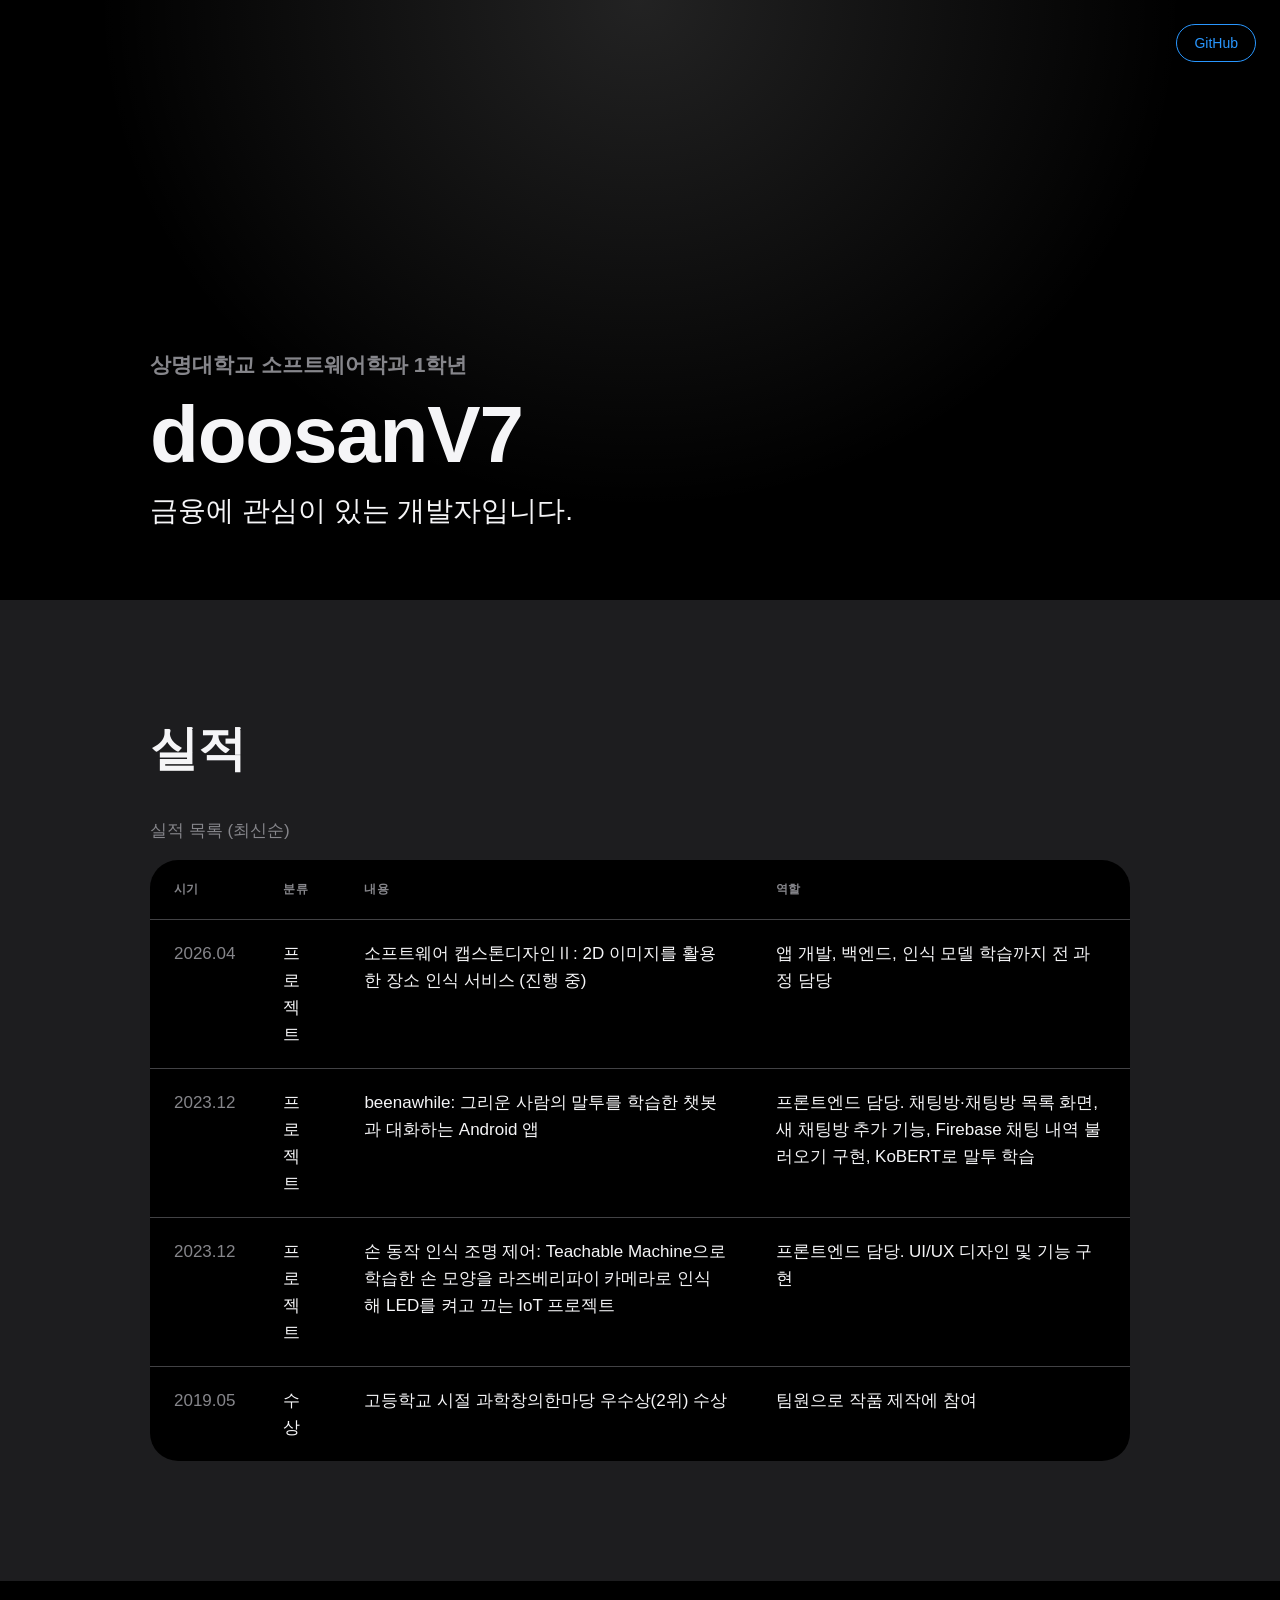
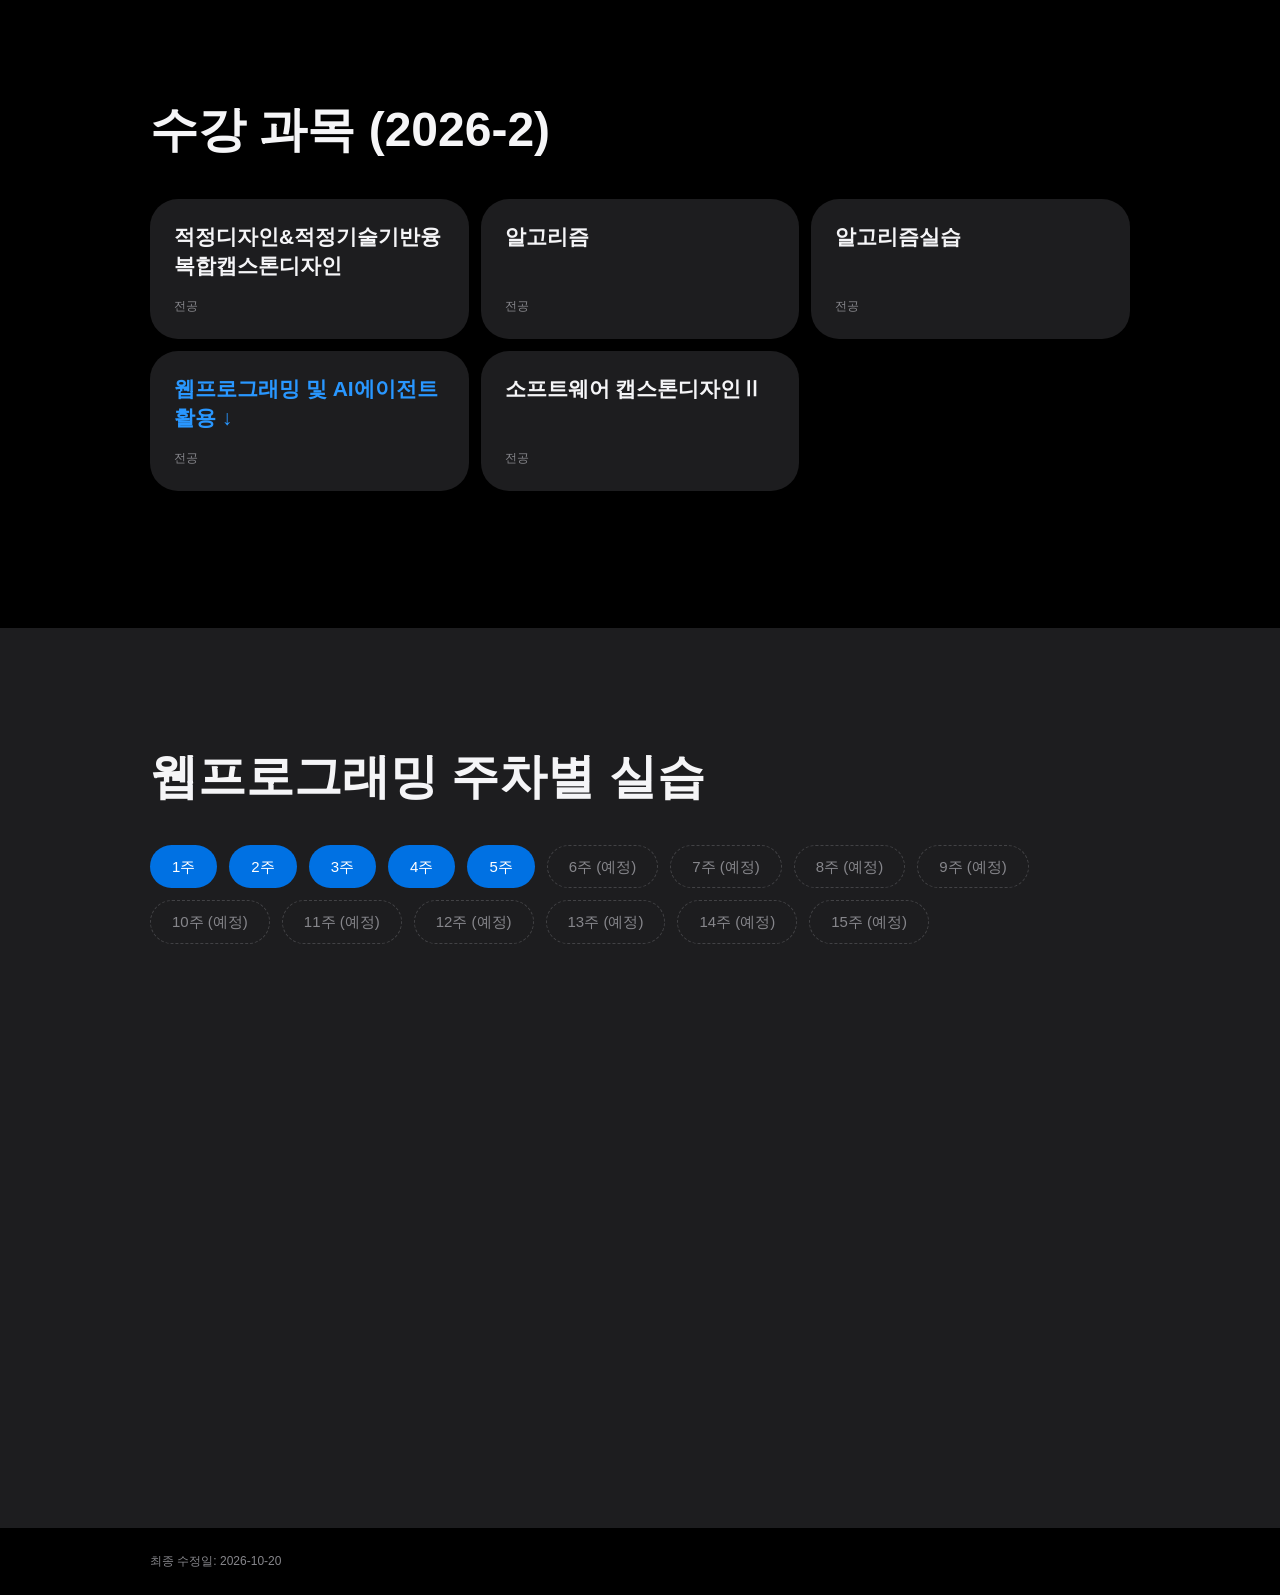
<file: index.html>
<!DOCTYPE html>
<html lang="ko">
<head>
    <meta charset="UTF-8">
    <meta name="viewport" content="width=device-width, initial-scale=1.0">
    <title>doosanV7 | 이력서</title>
    <link rel="stylesheet" href="css/style.css">
</head>
<body>
    <!-- F-01 소개, F-02 연락 채널 -->
    <header class="site-header">
        <div class="intro">
            <h1>doosanV7</h1>
            <p class="affiliation">상명대학교 소프트웨어학과 1학년</p>
            <p class="tagline">금융에 관심이 있는 개발자입니다.</p>
        </div>
        <nav aria-label="연락 채널">
            <a href="https://github.com/LockDoWN-IN">GitHub</a>
        </nav>
    </header>

    <main>
        <!-- F-03 실적 목록: 표, 최신순 -->
        <section id="achievements" aria-labelledby="achievements-title">
            <h2 id="achievements-title">실적</h2>
            <table>
                <caption>실적 목록 (최신순)</caption>
                <thead>
                    <tr>
                        <th scope="col">시기</th>
                        <th scope="col">분류</th>
                        <th scope="col">내용</th>
                        <th scope="col">역할</th>
                    </tr>
                </thead>
                <tbody>
                    <tr>
                        <td>2026.04</td>
                        <td>프로젝트</td>
                        <td>소프트웨어 캡스톤디자인Ⅱ: 2D 이미지를 활용한 장소 인식 서비스 (진행 중)</td>
                        <td>앱 개발, 백엔드, 인식 모델 학습까지 전 과정 담당</td>
                    </tr>
                    <tr>
                        <td>2023.12</td>
                        <td>프로젝트</td>
                        <td>beenawhile: 그리운 사람의 말투를 학습한 챗봇과 대화하는 Android 앱 </td>
                        <td>프론트엔드 담당. 채팅방·채팅방 목록 화면, 새 채팅방 추가 기능, Firebase 채팅 내역 불러오기 구현, KoBERT로 말투 학습 </td>
                    </tr>
                    <tr>
                        <td>2023.12</td>
                        <td>프로젝트</td>
                        <td>손 동작 인식 조명 제어: Teachable Machine으로 학습한 손 모양을 라즈베리파이 카메라로 인식해 LED를 켜고 끄는 IoT 프로젝트 </td>
                        <td>프론트엔드 담당. UI/UX 디자인 및 기능 구현</td>
                    </tr>
                    <tr>
                        <td>2019.05</td>
                        <td>수상</td>
                        <td>고등학교 시절 과학창의한마당 우수상(2위) 수상</td>
                        <td>팀원으로 작품 제작에 참여</td>
                    </tr>
                </tbody>
            </table>
        </section>

        <!-- F-04 수강과목 -->
        <section id="courses" aria-labelledby="courses-title">
            <h2 id="courses-title">수강 과목 (2026-2)</h2>
            <ul class="course-list">
                <li>적정디자인&amp;적정기술기반융복합캡스톤디자인 <span class="course-type">전공</span></li>
                <li>알고리즘 <span class="course-type">전공</span></li>
                <li>알고리즘실습 <span class="course-type">전공</span></li>
                <li><a href="#weekly">웹프로그래밍 및 AI에이전트활용</a> <span class="course-type">전공</span></li>
                <li>소프트웨어 캡스톤디자인Ⅱ <span class="course-type">전공</span></li>
            </ul>
        </section>

        <!-- F-05 본 과목 주차별 링크 -->
        <section id="weekly" aria-labelledby="weekly-title">
            <h2 id="weekly-title">웹프로그래밍 주차별 실습</h2>
            <ol class="week-list">
                <li class="done"><a href="w1/doc.01.html">1주</a></li>
                <li class="done"><a href="w2/webimgtest/2.html">2주</a></li>
                <li class="done"><a href="w3/index.html">3주</a></li>
                <li class="done"><a href="w4/doc04.html">4주</a></li>
                <li class="done"><a href="w5/doc.05.html">5주</a></li>
                <li class="planned">6주 (예정)</li>
                <li class="planned">7주 (예정)</li>
                <li class="planned">8주 (예정)</li>
                <li class="planned">9주 (예정)</li>
                <li class="planned">10주 (예정)</li>
                <li class="planned">11주 (예정)</li>
                <li class="planned">12주 (예정)</li>
                <li class="planned">13주 (예정)</li>
                <li class="planned">14주 (예정)</li>
                <li class="planned">15주 (예정)</li>
            </ol>
        </section>
    </main>

    <!-- F-06 최종 수정일 -->
    <footer class="site-footer">
        <p>최종 수정일: <time datetime="2026-10-20">2026-10-20</time></p>
    </footer>
</body>
</html>
</file>
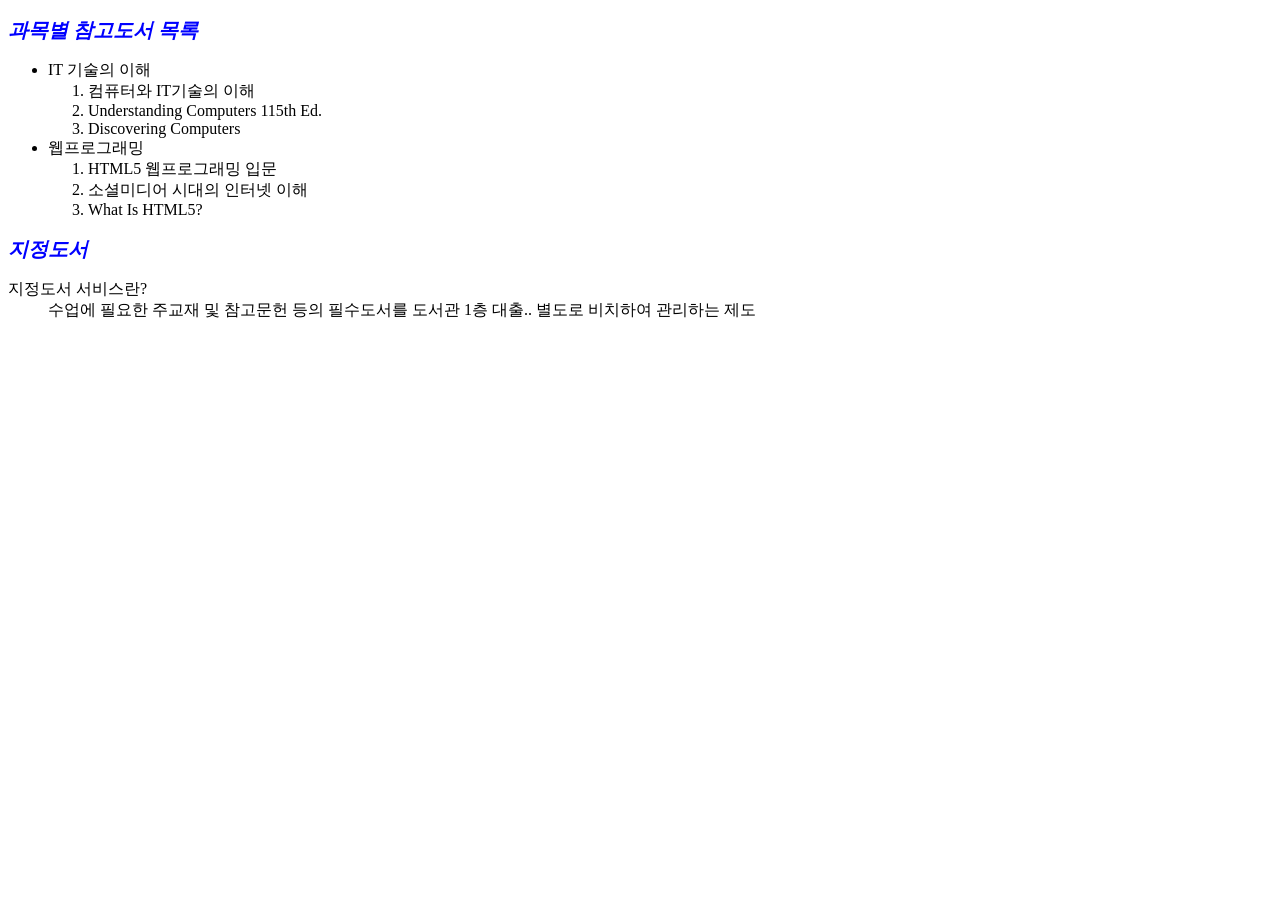
<file: w3/index.html>
<!DOCTYPE html>
<html>
    <head>
        <meta charset="UTF-8">
        <style type="text/css">
            h2 {
                font-size: 20px;
                font-style: italic;
                color: blue;
            }
            
        </style>
    </head>
    <body>
        <h2>과목별 참고도서 목록</h2>
        <ul>
            <li>IT 기술의 이해</li>
            <ol>
                <li>컴퓨터와 IT기술의 이해</li>
                <li>Understanding Computers 115th Ed.</li>
                <li>Discovering Computers</li>
            </ol>
            <li>웹프로그래밍</li>
            <ol>
                <li>HTML5 웹프로그래밍 입문</li>
                <li>소셜미디어 시대의 인터넷 이해</li>
                <li> What Is HTML5?</li>
            </ol>
        </ul>
        <h2>지정도서</h2>
        <dl>
            <dt>지정도서 서비스란?</dt>
            <dd>수업에 필요한 주교재 및 참고문헌 등의 필수도서를 도서관 1층 대출..
                별도로 비치하여 관리하는 제도</dd>
        </dl>
    </body>
</html>
</file>
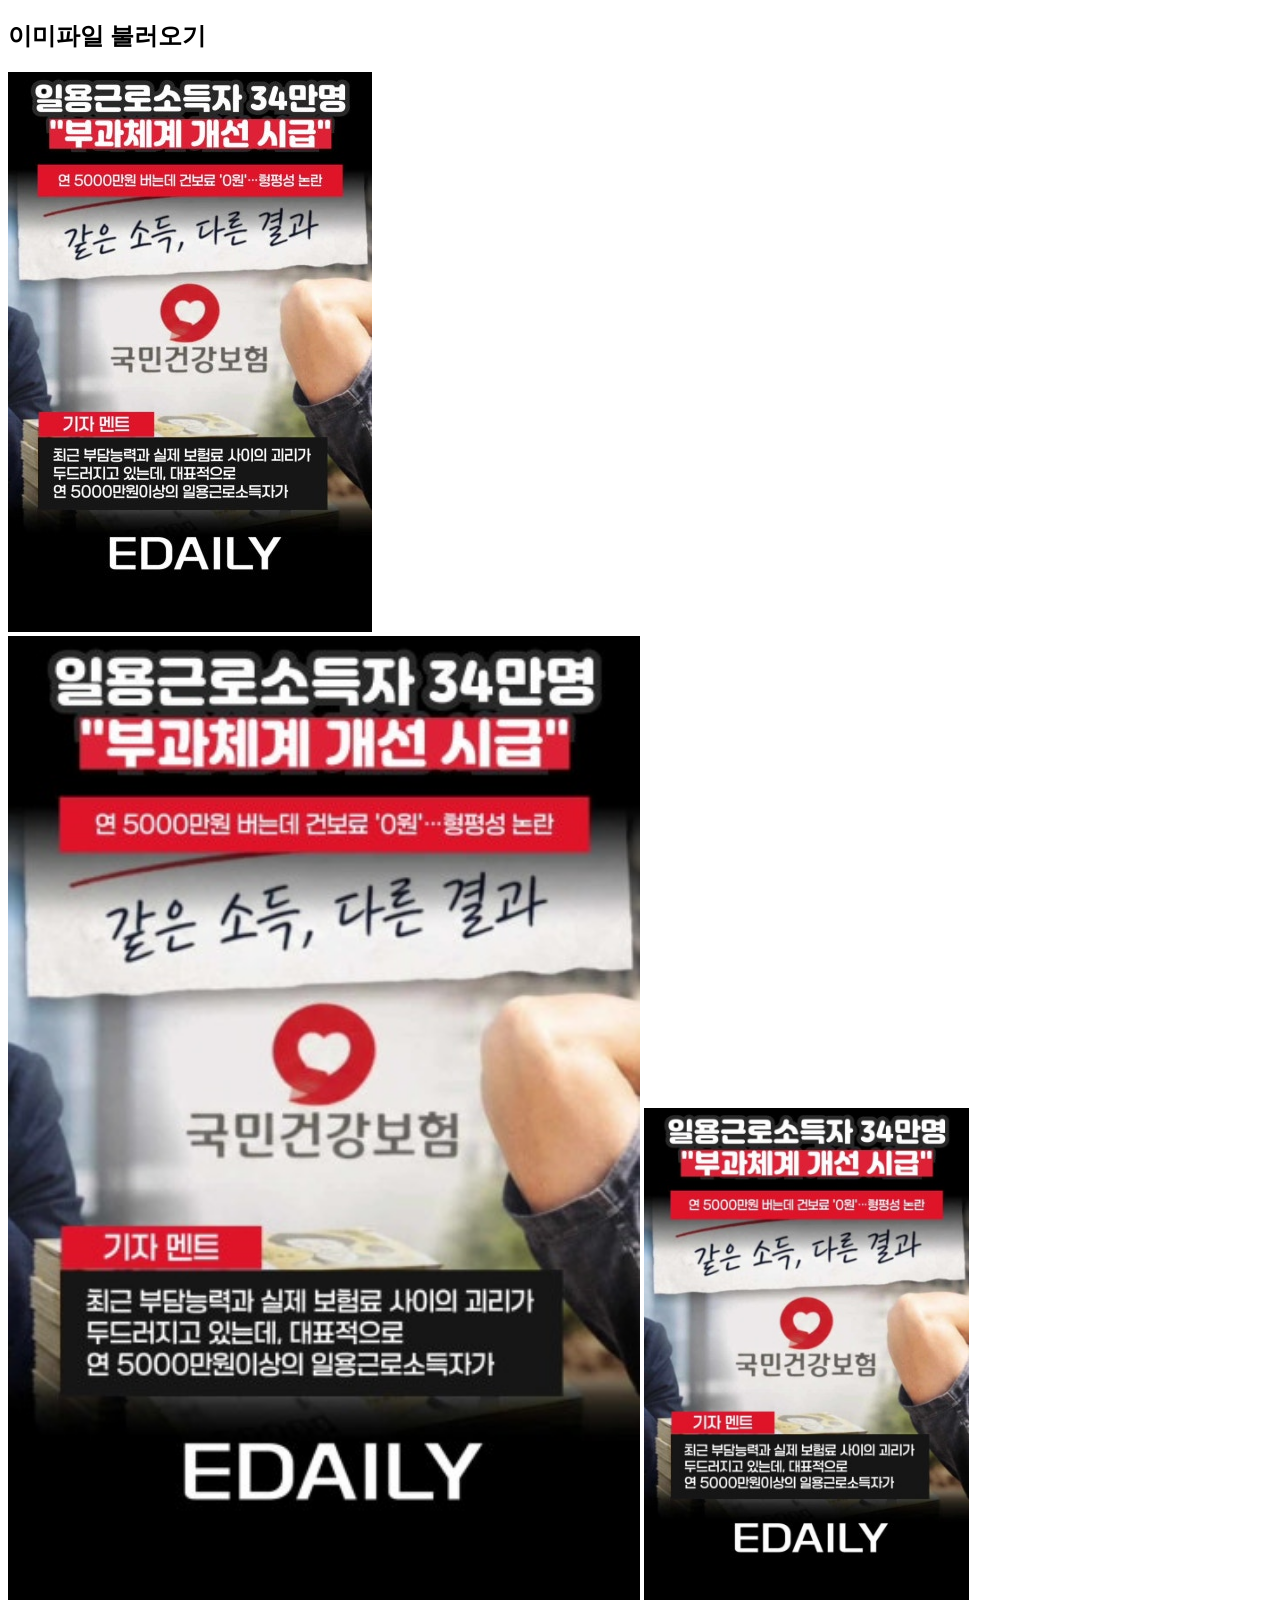
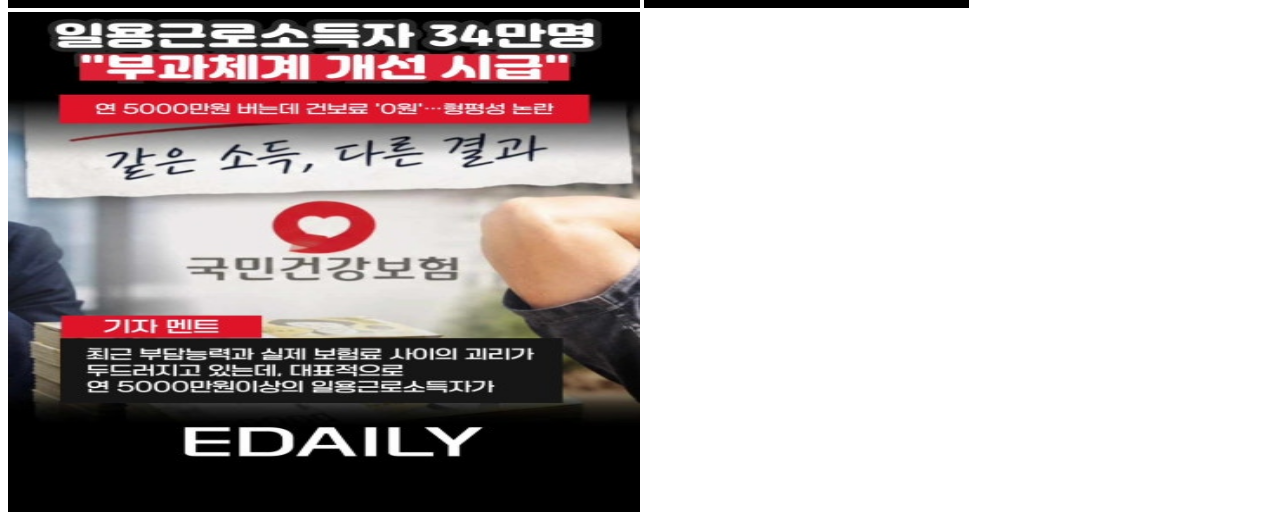
<file: w2/webimgtest/index.html>
<!DOCTYPE html>
<html lang="ko">
<head>
    <meta charset="UTF-8">
    <meta name="viewport" content="width=device-width, initial-scale=1.0">
    <title>Document</title>
    <link rel="stylesheet" href="style.css">
</head>
<body>
    <h2>이미파일 불러오기</h2>
    <img src="img1.jpg" alt="이미지가 있어야햇어"><br>
    <img src="img1.jpg" width="50%">
    <img src="img1.jpg" height="500px">
    <img src="img1.jpg" width="50%" height="500px">

</body>
</html>
</file>
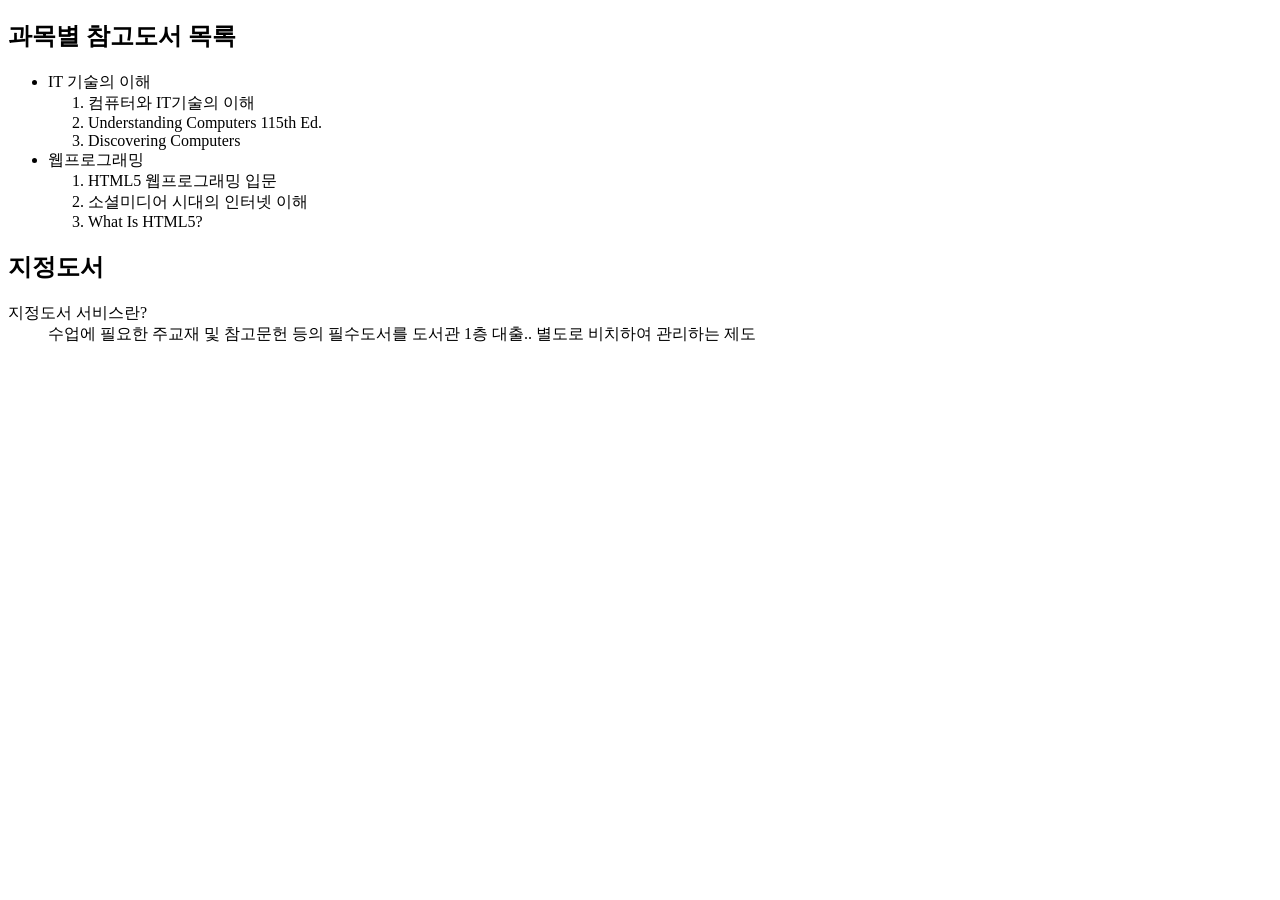
<file: index1.html>
<!DOCTYPE html>
<html>
    <head>
        <meta charset="UTF-8">
    </head>
    <body>
        <h2>과목별 참고도서 목록</h2>
        <ul>
            <li>IT 기술의 이해</li>
            <ol>
                <li>컴퓨터와 IT기술의 이해</li>
                <li>Understanding Computers 115th Ed.</li>
                <li>Discovering Computers</li>
            </ol>
            <li>웹프로그래밍</li>
            <ol>
                <li>HTML5 웹프로그래밍 입문</li>
                <li>소셜미디어 시대의 인터넷 이해</li>
                <li> What Is HTML5?</li>
            </ol>
        </ul>
        <h2>지정도서</h2>
        <dl>
            <dt>지정도서 서비스란?</dt>
            <dd>수업에 필요한 주교재 및 참고문헌 등의 필수도서를 도서관 1층 대출..
                별도로 비치하여 관리하는 제도</dd>
        </dl>
    </body>
</html>
</file>
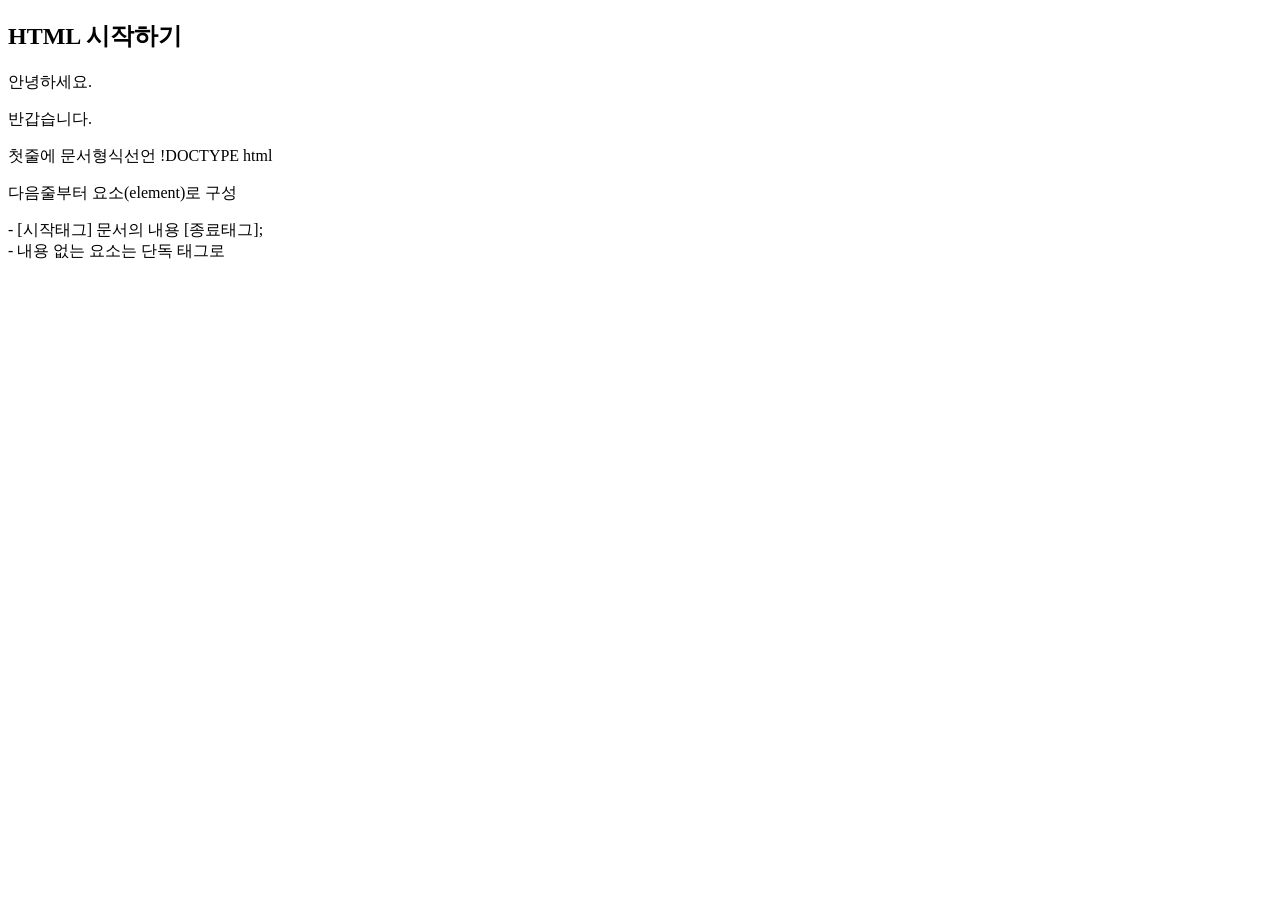
<file: w1/doc.01.html>
<!doctype html>
<html>
<head>
  <title>doosanV7</title>
  <meta charset="utf-8">
</head>
<body>
  <h2>HTML 시작하기</h2>
  <p>안녕하세요.</p>
  <p>반갑습니다.</p>
  <p>첫줄에 문서형식선언 !DOCTYPE html</p>
  <p>다음줄부터 요소(element)로 구성</p>
  <p>- [시작태그] 문서의 내용 [종료태그];
  <br>- 내용 없는 요소는 단독 태그로</p>
</body>
</html>
</file>
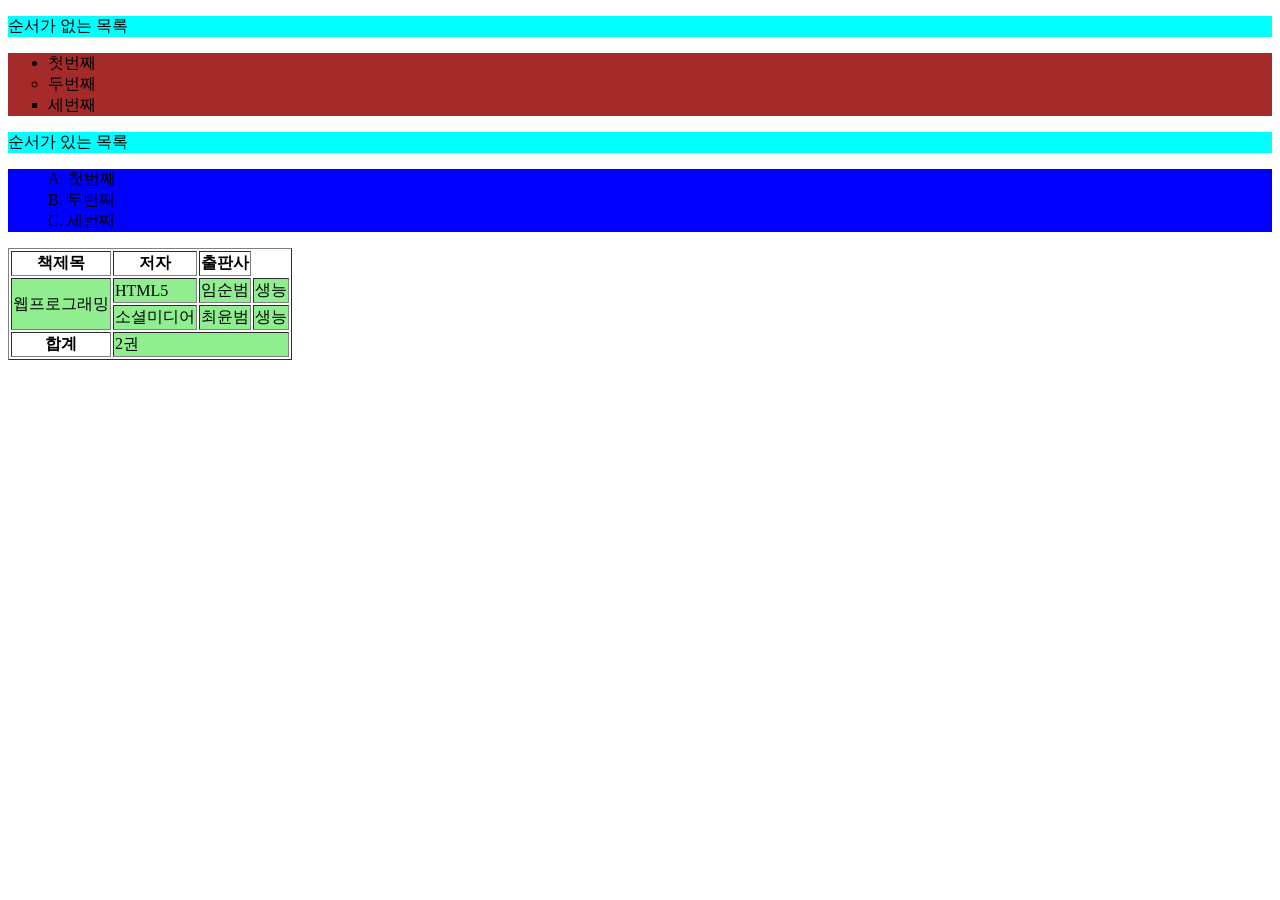
<file: w4/doc04.html>
<!DOCTYPE html>
<html lang="ko">
<head>
    <meta charset="UTF-8">
    <style type="text/css">
        ol li{list-style-type: upper-alpha;}
        ol{list-style-position: inside;}
        li.kor{list-style-type: circle;}
        li.jpn{list-style-type: square;}
        #book {width:90%; border-spacing: 8px}
        p{background-color: aqua;}
        p:hover{background-color: yellow; transition: 0.5s;}
        ul{background-color: brown;}
        ol{background-color: blue;}
        td{background-color: lightgreen;}
    </style>
    <meta name="viewport" content="width=device-width, initial-scale=1.0">
    <title>Document</title>
</head>
<body>
    <p>순서가 없는 목록</p>
    <ul>
        <li class="usa">첫번째</li>
        <li class="kor">두번째</li>
        <li class="jpn">세번째</li>
    </ul>

    <p>순서가 있는 목록</p>
    <ol>
        <li>첫번째</li>
        <li>두번째</li>
        <li>세번째</li>
    </ol>
    <table border="1">
        <tr>
            <th>책제목</th>
            <th>저자</th>
            <th>출판사</th>
        </tr>
        <tr>
            <td rowspan="2">웹프로그래밍</td>
            <td>HTML5</td>
            <td>임순범</td>
            <td>생능</td>
        </tr>
        <tr>
            <td>소셜미디어</td>
            <td>최윤범</td>
            <td>생능</td>
        </tr>
        <tr border="1",id="book">
            <th>합계</th>
            <td colspan="3">2권</td>
        </tr>
    </table>
</body>
</head>
</html>
</file>
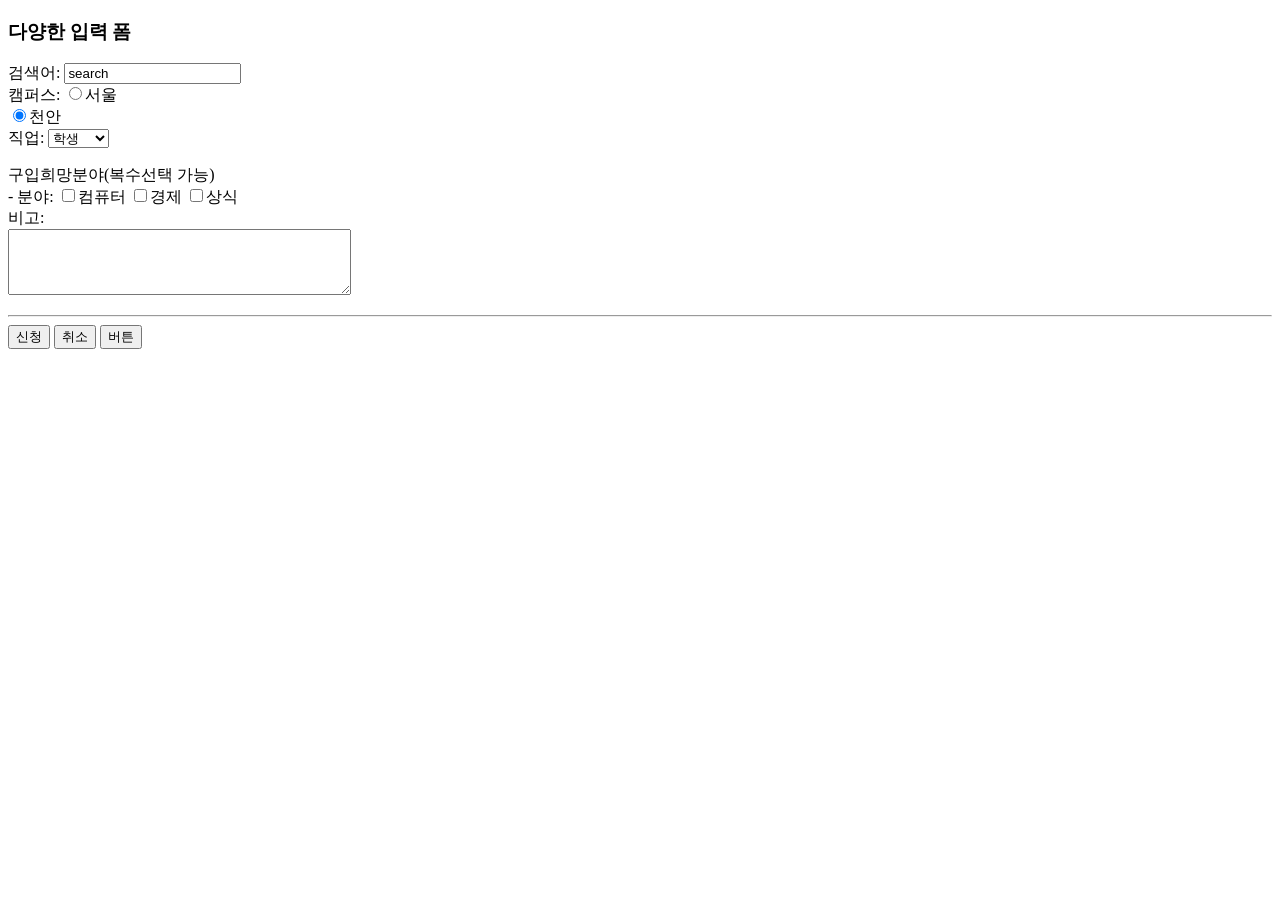
<file: w5/doc.05.html>
<!DOCTYPE html>
<html>
<head>
    <meta charset="UTF-8">
</head>

<body>
    <h3>다양한 입력 폼</h3>
    <form method="get" action="lib.smu.ac.kr">
        검색어: <input type="text" name="q" value="search"/><br>
        캠퍼스: <input type="radio" name="campuscode" value="00"/>서울<br>
               <input type="radio" name="campuscode" value="01" checked/>천안<br>
        직업: <select name="job" size="1">
    <option>학생</option> <option>회사원</option>
    <option>공무원</option> <option>기타</option>
    </select>
    <p> 구입희망분야(복수선택 가능)<br>
    - 분야: <input type="checkbox" name="books" value="computer"/>컴퓨터
    <input type="checkbox" name="books" value="economy"/>경제
    <input type="checkbox" name="books" value="common"/>상식<br>
    비고: <br>
    <textarea name="comments" rows="4" cols="40"></textarea>
    </p> <hr>
    <input type="submit" value="신청"/>
    <input type="reset" value="취소"/>
    <input type="button" value="버튼"/>
    </form>
</body>
</file>
<file: css/style.css>
/* ============================================================
   디자인 토큰 — Apple iPhone 18 Pro 제품 페이지 톤 (Dark Showroom)
   ============================================================ */
:root {
    --color-bg: #000000;
    --color-bg-alt: #1d1d1f;
    --color-text: #f5f5f7;
    --color-text-muted: #86868b;
    --color-primary: #0071e3;
    --color-primary-hover: #0077ed;
    --color-link: #2997ff;
    --color-hairline: #424245;
    --font-base: -apple-system, BlinkMacSystemFont, "Apple SD Gothic Neo", "Malgun Gothic", "Helvetica Neue", Arial, sans-serif;

    --size-hero: 80px;
    --size-section: 48px;
    --size-eyebrow: 21px;
    --size-lead: 28px;
    --size-body: 17px;
    --size-small: 12px;

    --content-width: 980px;
    --section-pad-y: 120px;
    --section-pad-x: 24px;
    --radius-card: 28px;
    --radius-pill: 980px;
    --duration: 200ms;
}

* {
    box-sizing: border-box;
}

html {
    scroll-behavior: smooth;
}

@media (prefers-reduced-motion: reduce) {
    html {
        scroll-behavior: auto;
    }
}

body {
    margin: 0;
    font-family: var(--font-base);
    font-size: var(--size-body);
    font-weight: 400;
    line-height: 1.59;
    color: var(--color-text);
    background-color: var(--color-bg);
}

a {
    color: var(--color-link);
    text-decoration: none;
}

a:hover {
    text-decoration: underline;
}

a:focus-visible {
    outline: 2px solid var(--color-primary);
    outline-offset: 3px;
}

/* ============================================================
   header — F-01 소개, F-02 GitHub 링크
   ============================================================ */
.site-header {
    display: flex;
    flex-direction: column;
    justify-content: space-between;
    min-height: 600px;
    padding: 24px var(--section-pad-x) 72px;
    background-color: var(--color-bg);
    background-image: radial-gradient(ellipse at 50% 0%, rgba(245, 245, 247, 0.14), rgba(0, 0, 0, 0) 60%);
}

.site-header nav {
    order: -1;
    align-self: flex-end;
}

.site-header nav a {
    display: inline-block;
    padding: 7px 17px;
    border: 1px solid var(--color-link);
    border-radius: var(--radius-pill);
    font-size: 14px;
    transition: background-color var(--duration), color var(--duration);
}

.site-header nav a:hover {
    background-color: var(--color-link);
    color: var(--color-bg);
    text-decoration: none;
}

.intro {
    display: flex;
    flex-direction: column;
    width: 100%;
    max-width: var(--content-width);
    margin: 0 auto;
}

.affiliation {
    order: -1;
    margin: 0 0 8px;
    font-size: var(--size-eyebrow);
    font-weight: 600;
    color: var(--color-text-muted);
}

.site-header h1 {
    margin: 0;
    font-size: var(--size-hero);
    font-weight: 600;
    line-height: 1.15;
    letter-spacing: -0.015em;
}

.tagline {
    margin: 12px 0 0;
    font-size: var(--size-lead);
    line-height: 1.25;
}

/* ============================================================
   section 공통 — 검정 / 흑연색 교대
   ============================================================ */
main section {
    padding: var(--section-pad-y) var(--section-pad-x);
}

main section:nth-of-type(odd) {
    background-color: var(--color-bg-alt);
}

main section > * {
    max-width: var(--content-width);
    margin-left: auto;
    margin-right: auto;
}

main h2 {
    margin-top: 0;
    margin-bottom: 40px;
    font-size: var(--size-section);
    font-weight: 600;
    line-height: 1.19;
}

/* ============================================================
   F-03 실적 표 — 둥근 카드
   ============================================================ */
table {
    width: 100%;
    border-collapse: separate;
    border-spacing: 0;
    border-radius: var(--radius-card);
    background-color: var(--color-bg);
}

caption {
    caption-side: top;
    padding-bottom: 16px;
    text-align: left;
    color: var(--color-text-muted);
}

th,
td {
    padding: 20px 24px;
    text-align: left;
    vertical-align: top;
}

th {
    font-size: var(--size-small);
    font-weight: 600;
    letter-spacing: 0.02em;
    color: var(--color-text-muted);
    border-bottom: 1px solid var(--color-hairline);
}

tbody tr + tr td {
    border-top: 1px solid var(--color-hairline);
}

td:first-child {
    white-space: nowrap;
    color: var(--color-text-muted);
}

/* ============================================================
   F-04 수강 과목 — 카드 그리드
   ============================================================ */
.course-list {
    display: grid;
    grid-template-columns: repeat(auto-fill, minmax(280px, 1fr));
    gap: 12px;
    padding: 0;
    list-style: none;
}

.course-list li {
    display: flex;
    flex-direction: column;
    justify-content: space-between;
    gap: 16px;
    min-height: 140px;
    padding: 24px;
    border-radius: var(--radius-card);
    background-color: var(--color-bg-alt);
    font-size: 21px;
    font-weight: 600;
    line-height: 1.38;
}

.course-list a::after {
    content: " ↓";
}

.course-type {
    font-size: var(--size-small);
    font-weight: 400;
    color: var(--color-text-muted);
}

/* ============================================================
   F-05 주차별 링크 — 진행(파랑 채움) / 예정(회색 점선)
   ============================================================ */
#weekly {
    min-height: 100vh;
}

#weekly:target h2 {
    animation: target-flash 1.6s ease-out;
}

@keyframes target-flash {
    from {
        color: var(--color-link);
    }

    to {
        color: var(--color-text);
    }
}

.week-list {
    display: flex;
    flex-wrap: wrap;
    gap: 12px;
    padding: 0;
    list-style: none;
}

.week-list li {
    border-radius: var(--radius-pill);
    font-size: 15px;
}

.week-list .done a {
    display: block;
    padding: 10px 22px;
    border-radius: var(--radius-pill);
    background-color: var(--color-primary);
    color: #ffffff;
    transition: background-color var(--duration);
}

.week-list .done a:hover {
    background-color: var(--color-primary-hover);
    text-decoration: none;
}

.week-list .planned {
    padding: 9px 21px;
    border: 1px dashed var(--color-hairline);
    color: var(--color-text-muted);
}

/* ============================================================
   footer — F-06 최종 수정일
   ============================================================ */
.site-footer {
    padding: 24px var(--section-pad-x);
    font-size: var(--size-small);
    color: var(--color-text-muted);
    background-color: var(--color-bg);
}

.site-footer p {
    max-width: var(--content-width);
    margin: 0 auto;
}

/* ============================================================
   반응형 — Apple 브레이크포인트 (1068 / 734)
   ============================================================ */
@media (max-width: 1068px) {
    :root {
        --size-hero: 64px;
        --size-section: 40px;
        --section-pad-y: 96px;
    }
}

@media (max-width: 734px) {
    :root {
        --size-hero: 48px;
        --size-section: 32px;
        --size-lead: 21px;
        --size-eyebrow: 17px;
        --section-pad-y: 72px;
        --section-pad-x: 16px;
    }

    .site-header {
        min-height: 480px;
        padding-bottom: 48px;
    }

    th,
    td {
        padding: 14px 12px;
    }

    td:first-child {
        white-space: normal;
    }
}
</file>
<file: w2/webimgtest/style.css>
/* 2주차 실습 페이지(2.html)가 참조하는 스타일시트 */
</file>
